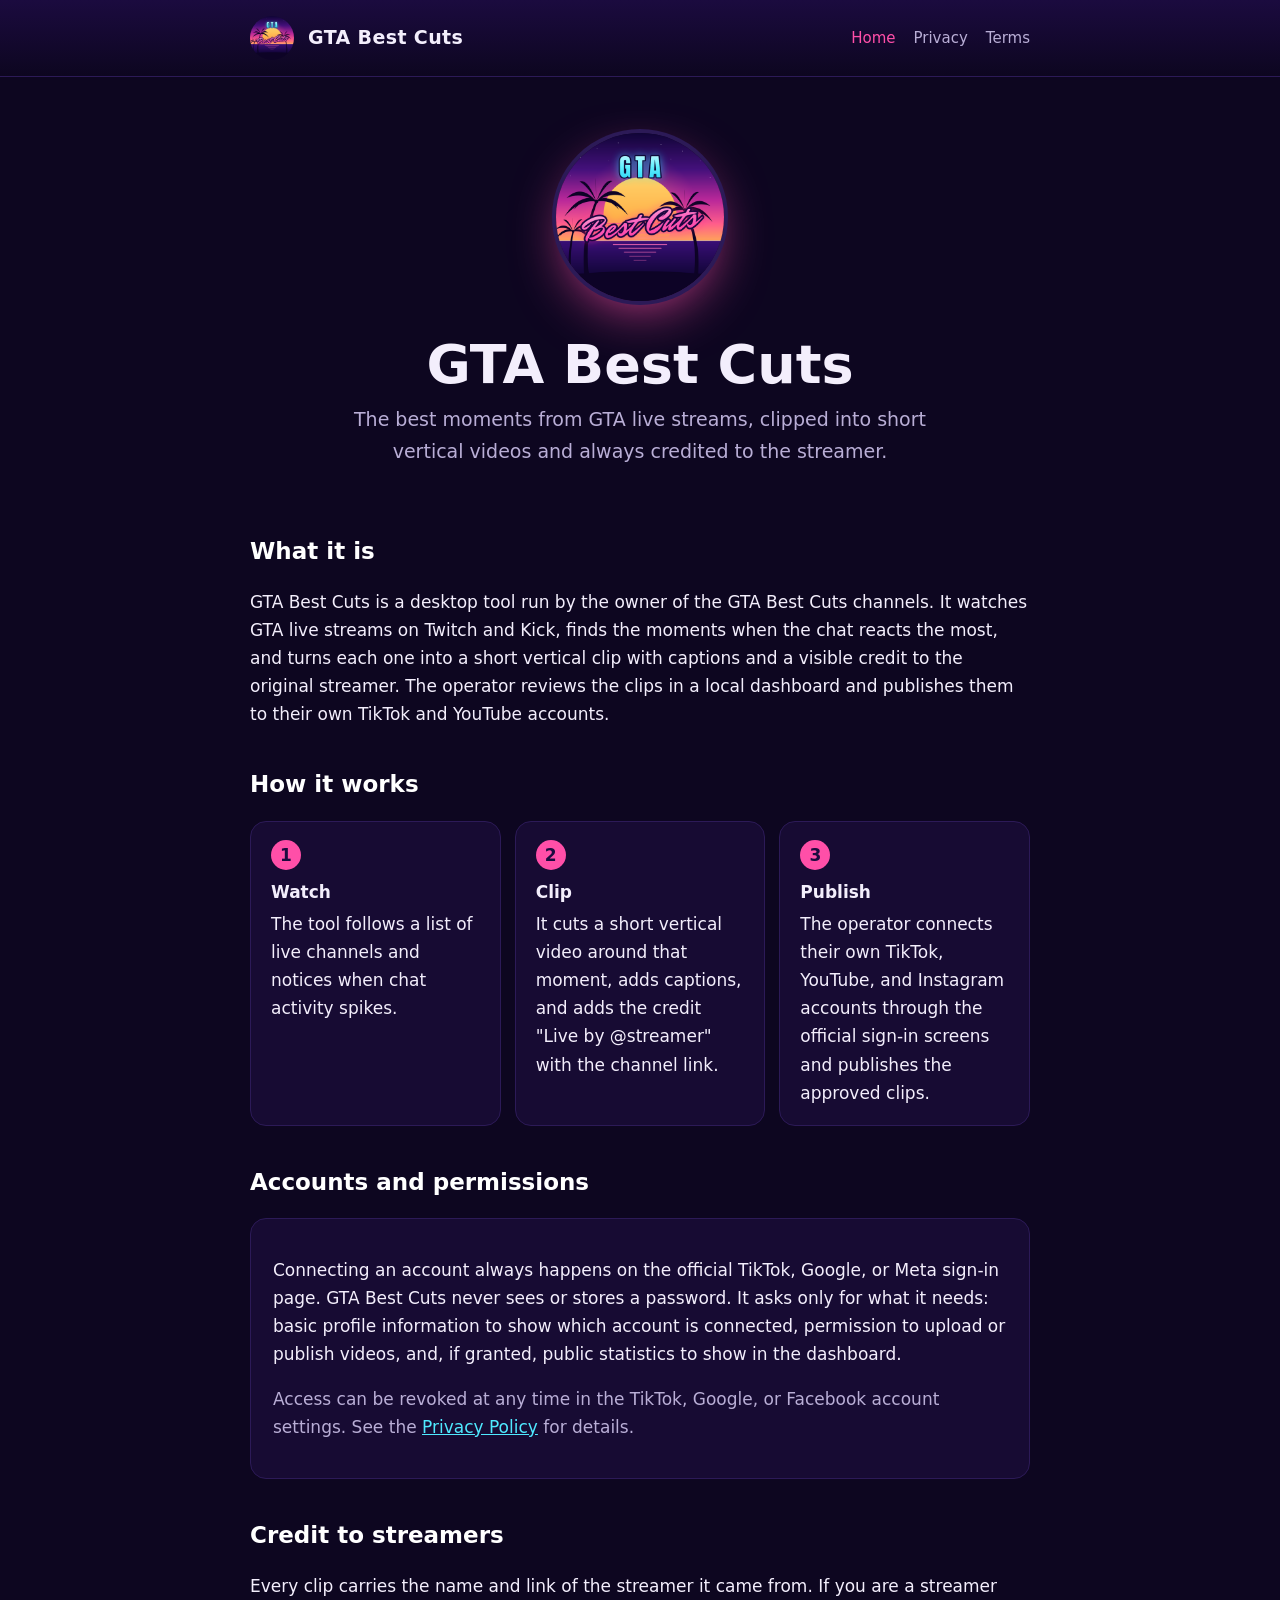
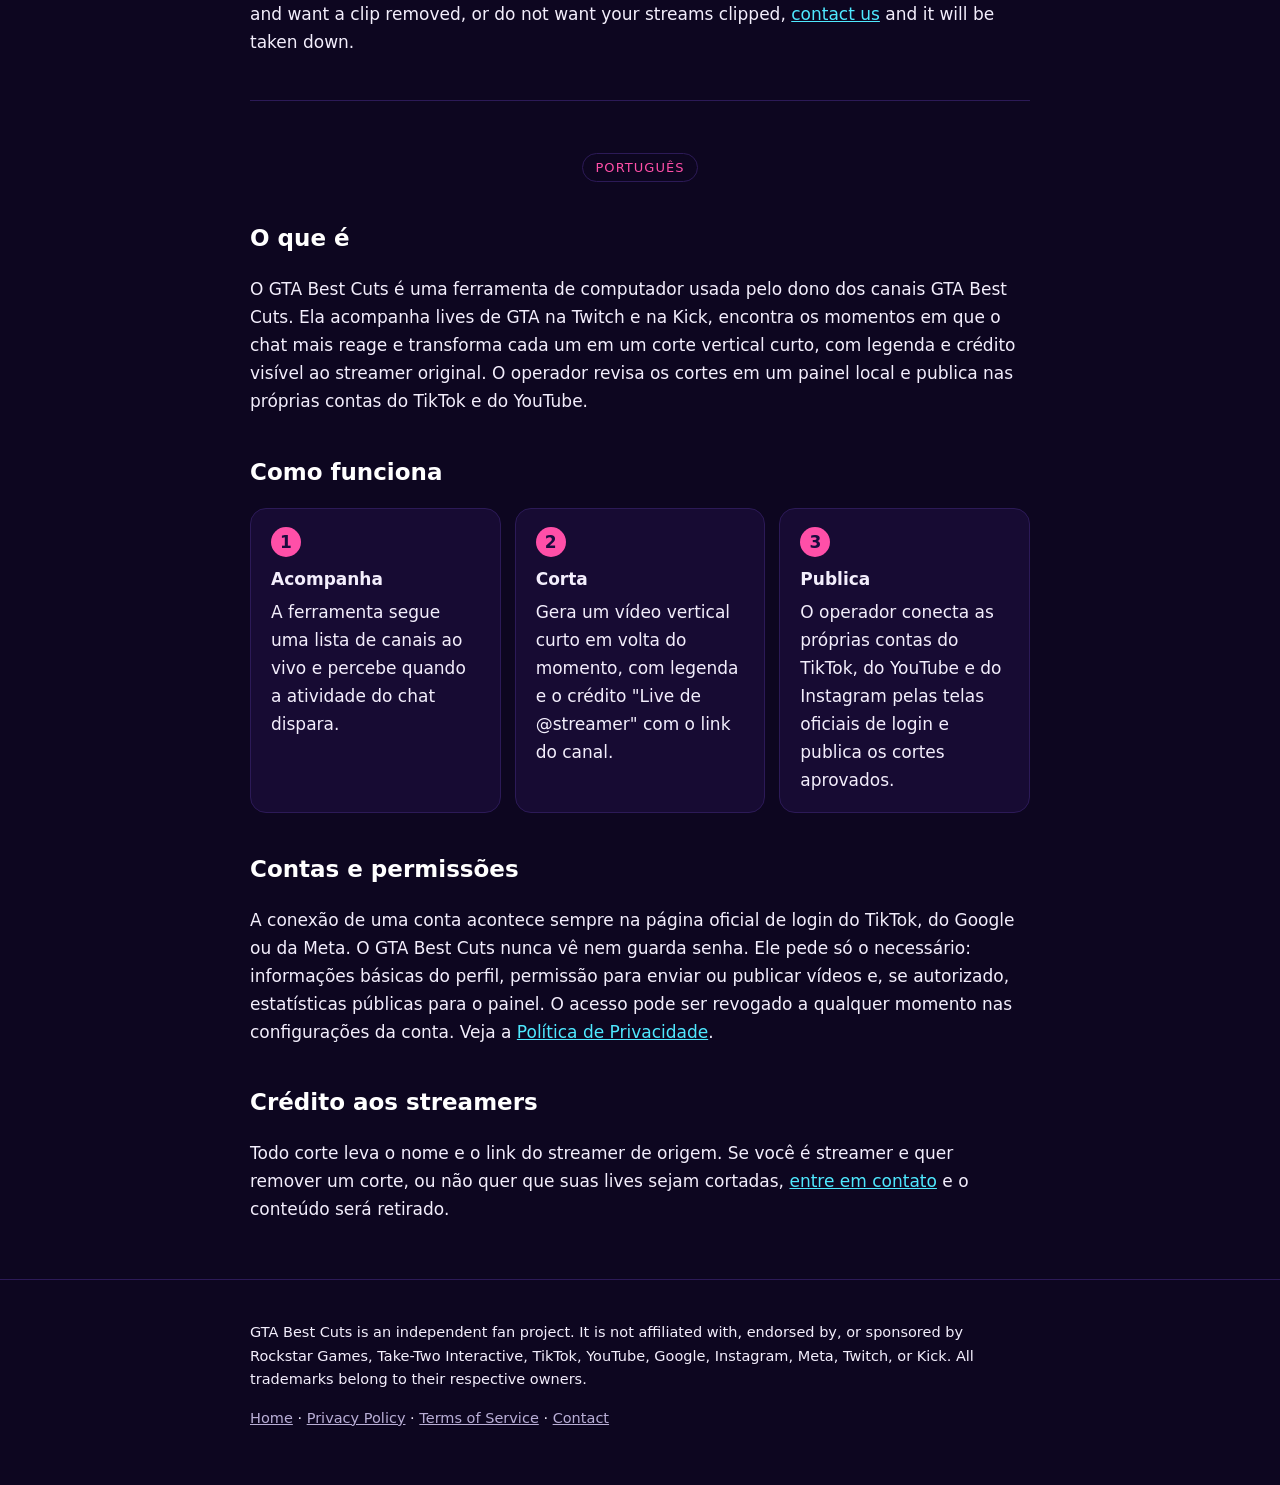
<file: index.html>
<!doctype html>
<html lang="en">
<head>
<meta charset="utf-8">
<meta name="viewport" content="width=device-width, initial-scale=1">
<title>GTA Best Cuts</title>
<meta name="description" content="GTA Best Cuts turns the best moments of GTA live streams into short, credited clips for TikTok, YouTube, and Instagram.">
<link rel="icon" type="image/png" href="assets/favicon.png">
<link rel="stylesheet" href="assets/style.css">
</head>
<body>
<header class="site"><div class="wrap">
<a href=""><img src="assets/logo.png" alt="GTA Best Cuts logo" width="44" height="44"></a>
<a class="name" href="">GTA Best Cuts</a>
<nav><a href="" aria-current="page">Home</a><a href="privacy/">Privacy</a><a href="terms/">Terms</a></nav>
</div></header>
<main class="wrap">

<section class="hero">
<img src="assets/logo.png" alt="GTA Best Cuts" width="168" height="168">
<h1>GTA Best Cuts</h1>
<p>The best moments from GTA live streams, clipped into short vertical videos and always credited to the streamer.</p>
</section>

<h2>What it is</h2>
<p>GTA Best Cuts is a desktop tool run by the owner of the GTA Best Cuts channels. It watches GTA live streams on Twitch and Kick, finds the moments when the chat reacts the most, and turns each one into a short vertical clip with captions and a visible credit to the original streamer. The operator reviews the clips in a local dashboard and publishes them to their own TikTok and YouTube accounts.</p>

<h2>How it works</h2>
<ol class="steps">
<li><b>Watch</b>The tool follows a list of live channels and notices when chat activity spikes.</li>
<li><b>Clip</b>It cuts a short vertical video around that moment, adds captions, and adds the credit "Live by @streamer" with the channel link.</li>
<li><b>Publish</b>The operator connects their own TikTok, YouTube, and Instagram accounts through the official sign-in screens and publishes the approved clips.</li>
</ol>

<h2>Accounts and permissions</h2>
<div class="card">
<p>Connecting an account always happens on the official TikTok, Google, or Meta sign-in page. GTA Best Cuts never sees or stores a password. It asks only for what it needs: basic profile information to show which account is connected, permission to upload or publish videos, and, if granted, public statistics to show in the dashboard.</p>
<p class="muted">Access can be revoked at any time in the TikTok, Google, or Facebook account settings. See the <a href="privacy/">Privacy Policy</a> for details.</p>
</div>

<h2>Credit to streamers</h2>
<p>Every clip carries the name and link of the streamer it came from. If you are a streamer and want a clip removed, or do not want your streams clipped, <a href="https://github.com/w7b/gta-best-cuts/issues">contact us</a> and it will be taken down.</p>

<hr>
<p class="center"><span class="lang">Português</span></p>
<h2>O que é</h2>
<p>O GTA Best Cuts é uma ferramenta de computador usada pelo dono dos canais GTA Best Cuts. Ela acompanha lives de GTA na Twitch e na Kick, encontra os momentos em que o chat mais reage e transforma cada um em um corte vertical curto, com legenda e crédito visível ao streamer original. O operador revisa os cortes em um painel local e publica nas próprias contas do TikTok e do YouTube.</p>
<h2>Como funciona</h2>
<ol class="steps">
<li><b>Acompanha</b>A ferramenta segue uma lista de canais ao vivo e percebe quando a atividade do chat dispara.</li>
<li><b>Corta</b>Gera um vídeo vertical curto em volta do momento, com legenda e o crédito "Live de @streamer" com o link do canal.</li>
<li><b>Publica</b>O operador conecta as próprias contas do TikTok, do YouTube e do Instagram pelas telas oficiais de login e publica os cortes aprovados.</li>
</ol>
<h2>Contas e permissões</h2>
<p>A conexão de uma conta acontece sempre na página oficial de login do TikTok, do Google ou da Meta. O GTA Best Cuts nunca vê nem guarda senha. Ele pede só o necessário: informações básicas do perfil, permissão para enviar ou publicar vídeos e, se autorizado, estatísticas públicas para o painel. O acesso pode ser revogado a qualquer momento nas configurações da conta. Veja a <a href="privacy/">Política de Privacidade</a>.</p>
<h2>Crédito aos streamers</h2>
<p>Todo corte leva o nome e o link do streamer de origem. Se você é streamer e quer remover um corte, ou não quer que suas lives sejam cortadas, <a href="https://github.com/w7b/gta-best-cuts/issues">entre em contato</a> e o conteúdo será retirado.</p>

</main>
<footer><div class="wrap">
<p>GTA Best Cuts is an independent fan project. It is not affiliated with, endorsed by, or sponsored by Rockstar Games, Take-Two Interactive, TikTok, YouTube, Google, Instagram, Meta, Twitch, or Kick. All trademarks belong to their respective owners.</p>
<p><a href="">Home</a> · <a href="privacy/">Privacy Policy</a> · <a href="terms/">Terms of Service</a> · <a href="https://github.com/w7b/gta-best-cuts/issues">Contact</a></p>
</div></footer>
</body>
</html>
</file>
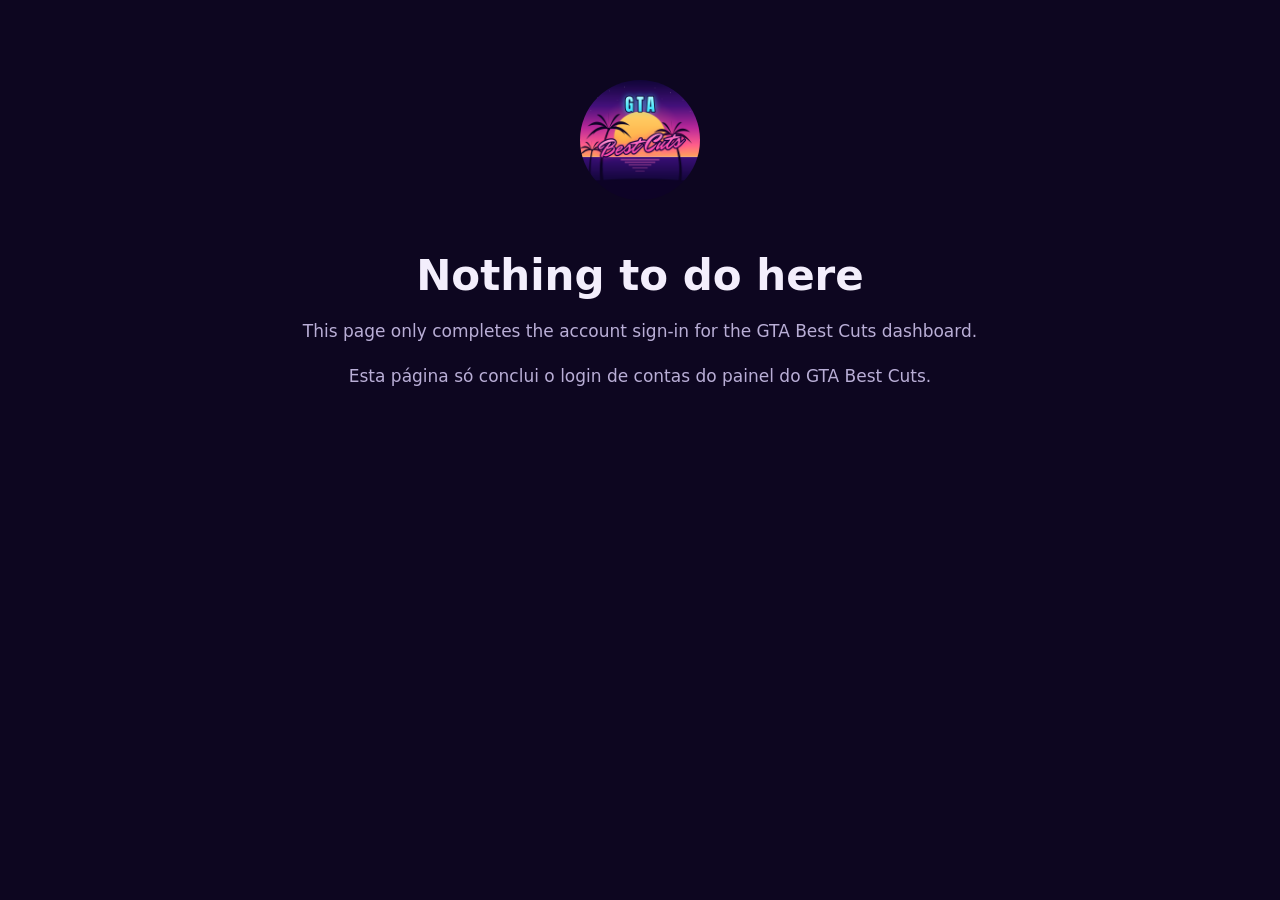
<file: callback/index.html>
<!doctype html>
<html lang="en">
<head>
<meta charset="utf-8">
<meta name="viewport" content="width=device-width, initial-scale=1">
<meta name="robots" content="noindex">
<meta name="referrer" content="no-referrer">
<title>Connecting · GTA Best Cuts</title>
<link rel="icon" type="image/png" href="../assets/favicon.png">
<link rel="stylesheet" href="../assets/style.css">
</head>
<body>
<main class="wrap center" style="padding-top:80px">
<img src="../assets/logo.png" alt="GTA Best Cuts" width="120" height="120" style="border-radius:50%">
<h1 id="title">Connecting…</h1>
<p id="msg" class="muted">Finishing the sign-in and returning to the GTA Best Cuts dashboard on this computer.</p>
<p id="pt" class="muted">Concluindo o login e voltando ao painel do GTA Best Cuts neste computador.</p>
<p><a id="go" href="#" hidden>Continue to the dashboard · Continuar para o painel</a></p>
</main>
<script>
(function () {
  var LOCAL = 'http://127.0.0.1:8765/oauth/tiktok/callback';
  var q = window.location.search || '';
  var p = new URLSearchParams(q);
  var title = document.getElementById('title'), msg = document.getElementById('msg'), pt = document.getElementById('pt'), go = document.getElementById('go');
  if (p.has('code') || p.has('error')) {
    var target = LOCAL + q;
    go.href = target; go.hidden = false;
    window.location.replace(target);
    setTimeout(function () {
      title.textContent = 'Open the dashboard';
      msg.textContent = 'If nothing happened, make sure the GTA Best Cuts dashboard is running on this computer and use the link below.';
      pt.textContent = 'Se nada aconteceu, confira se o painel do GTA Best Cuts está aberto neste computador e use o link abaixo.';
    }, 2500);
  } else {
    title.textContent = 'Nothing to do here';
    msg.textContent = 'This page only completes the account sign-in for the GTA Best Cuts dashboard.';
    pt.textContent = 'Esta página só conclui o login de contas do painel do GTA Best Cuts.';
  }
})();
</script>
</body>
</html>
</file>
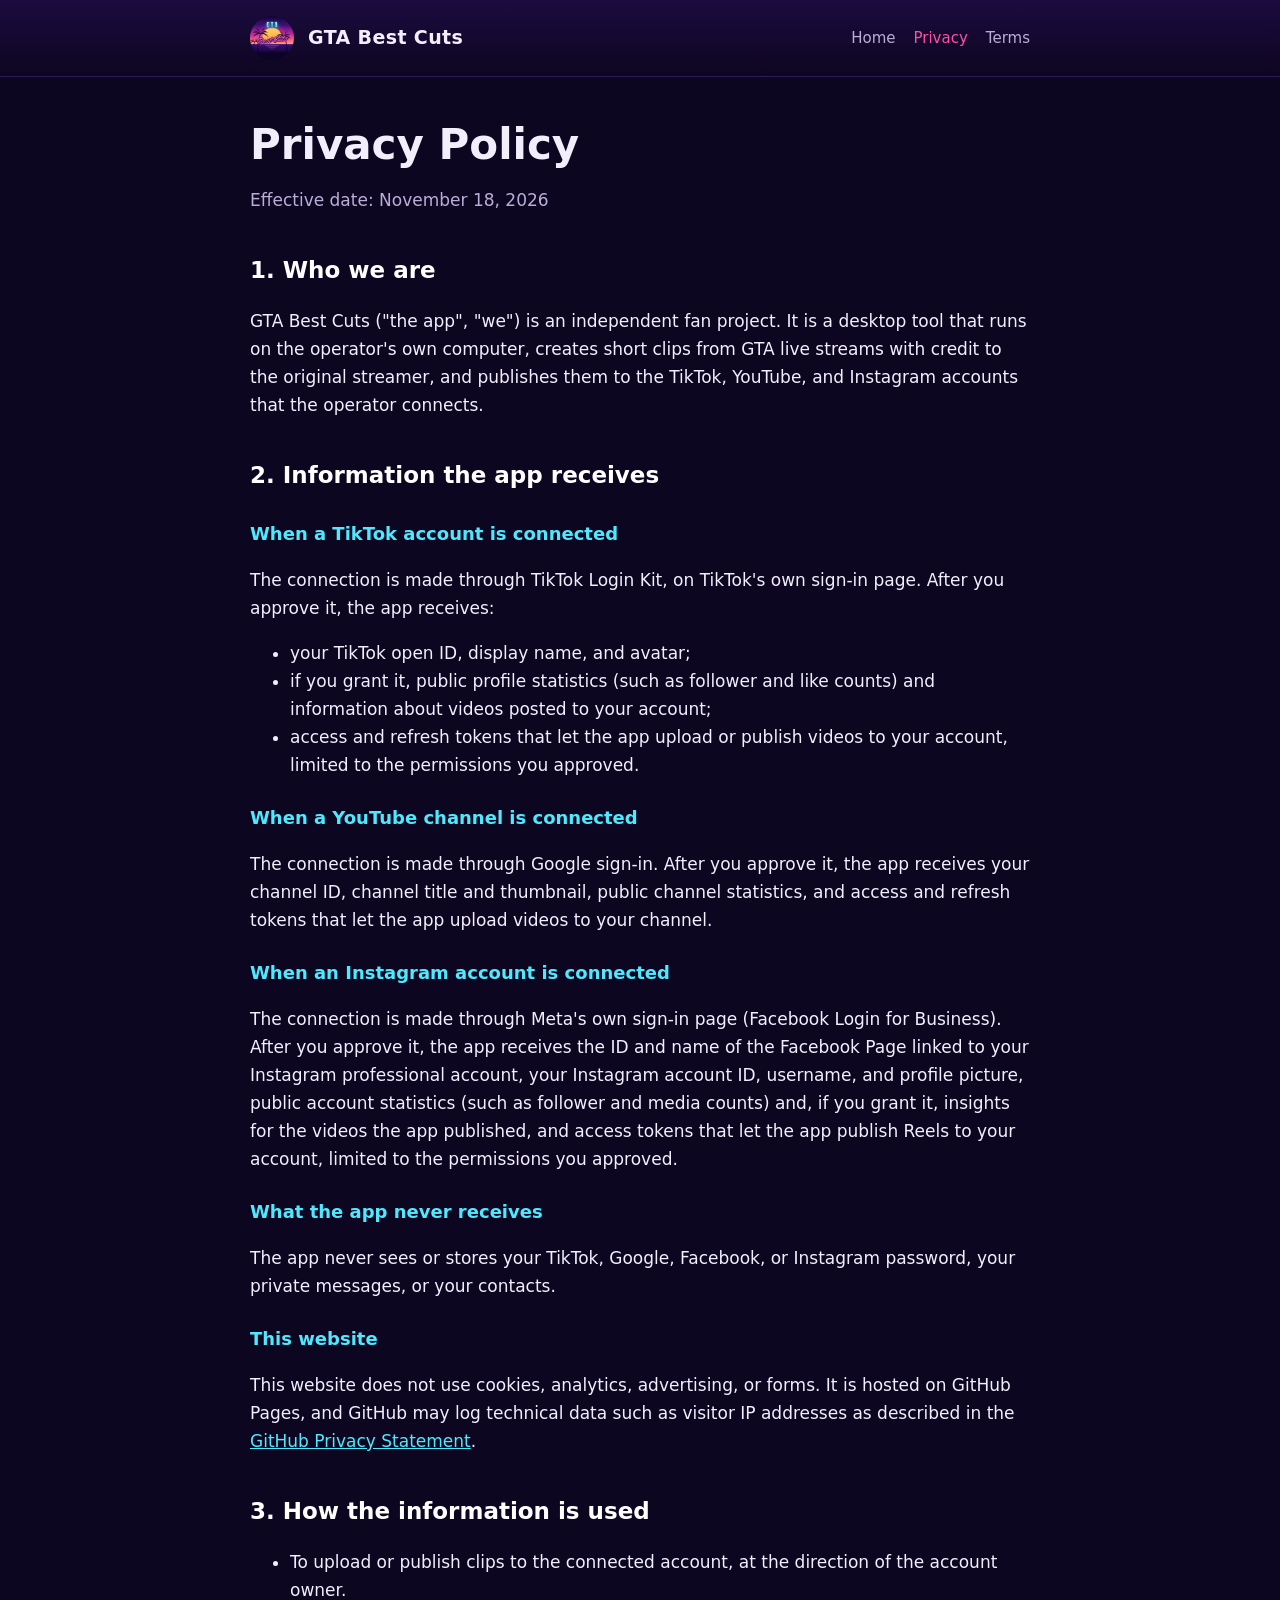
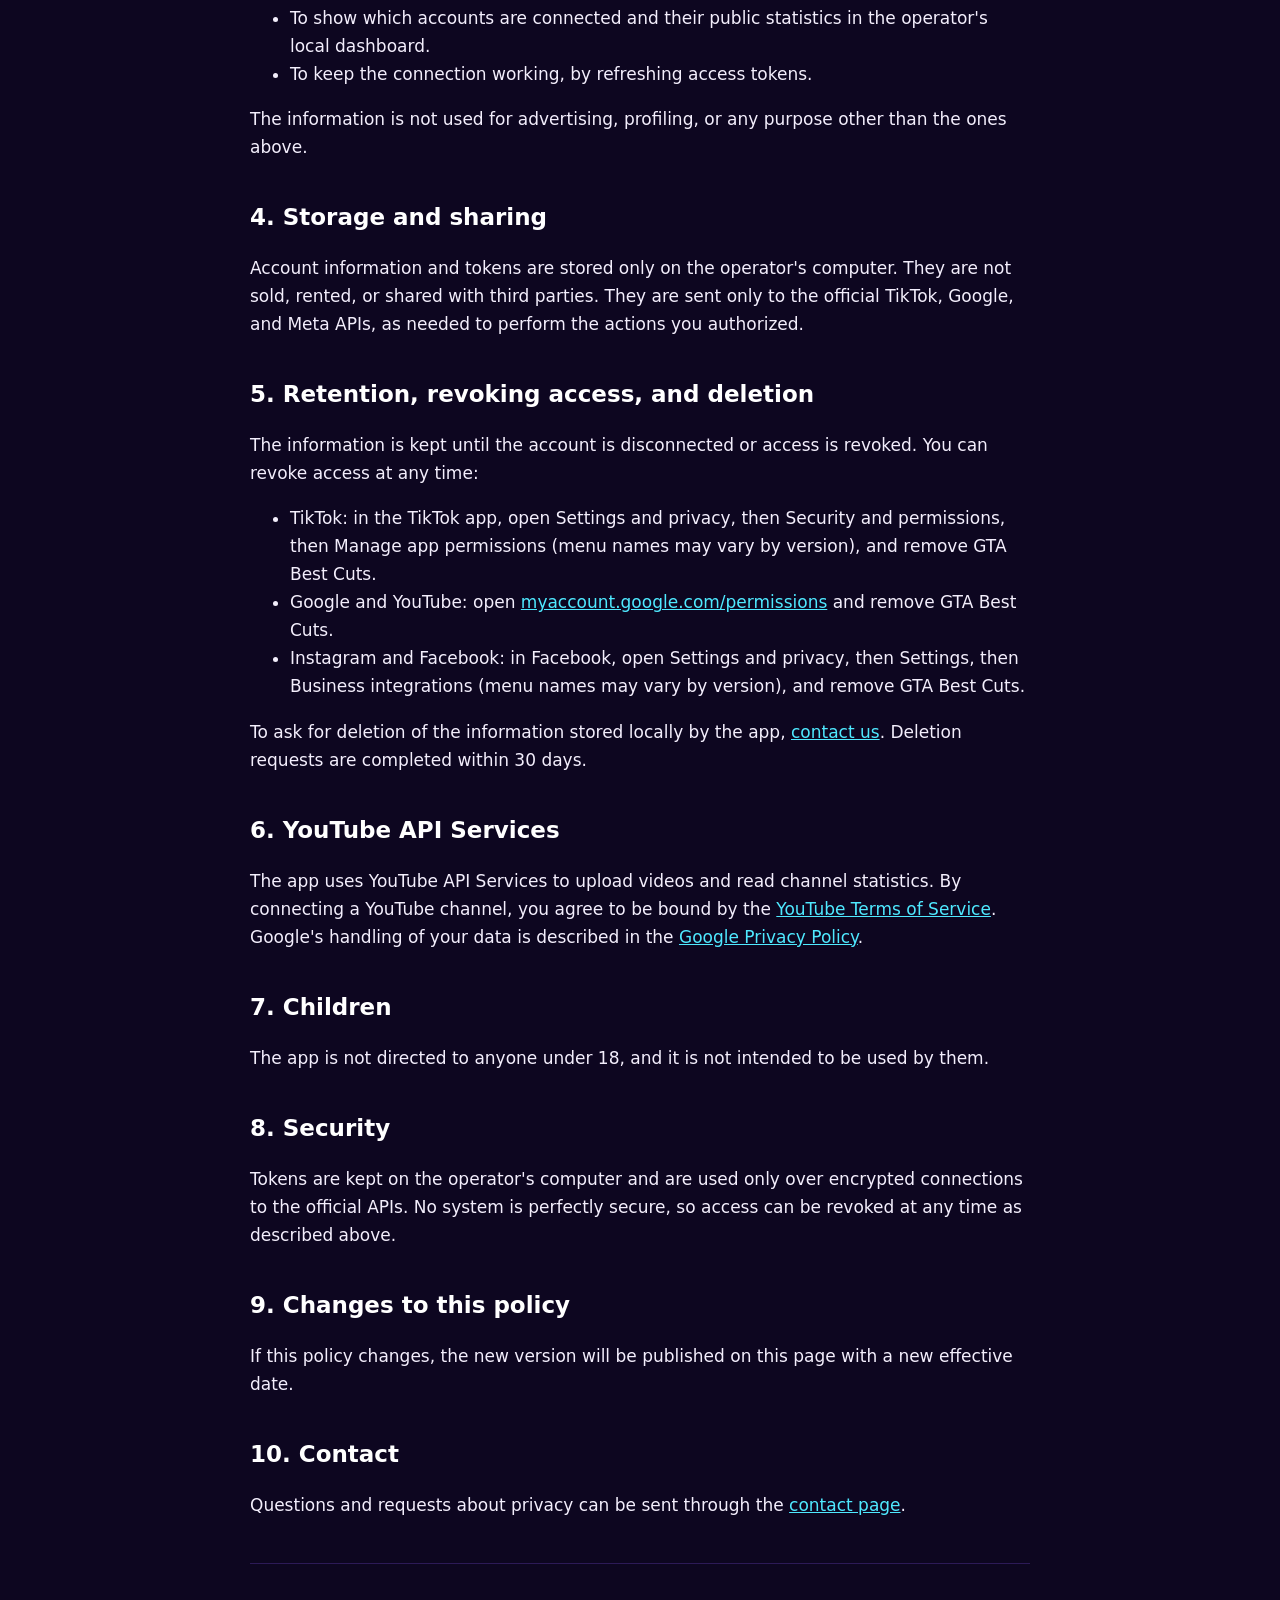
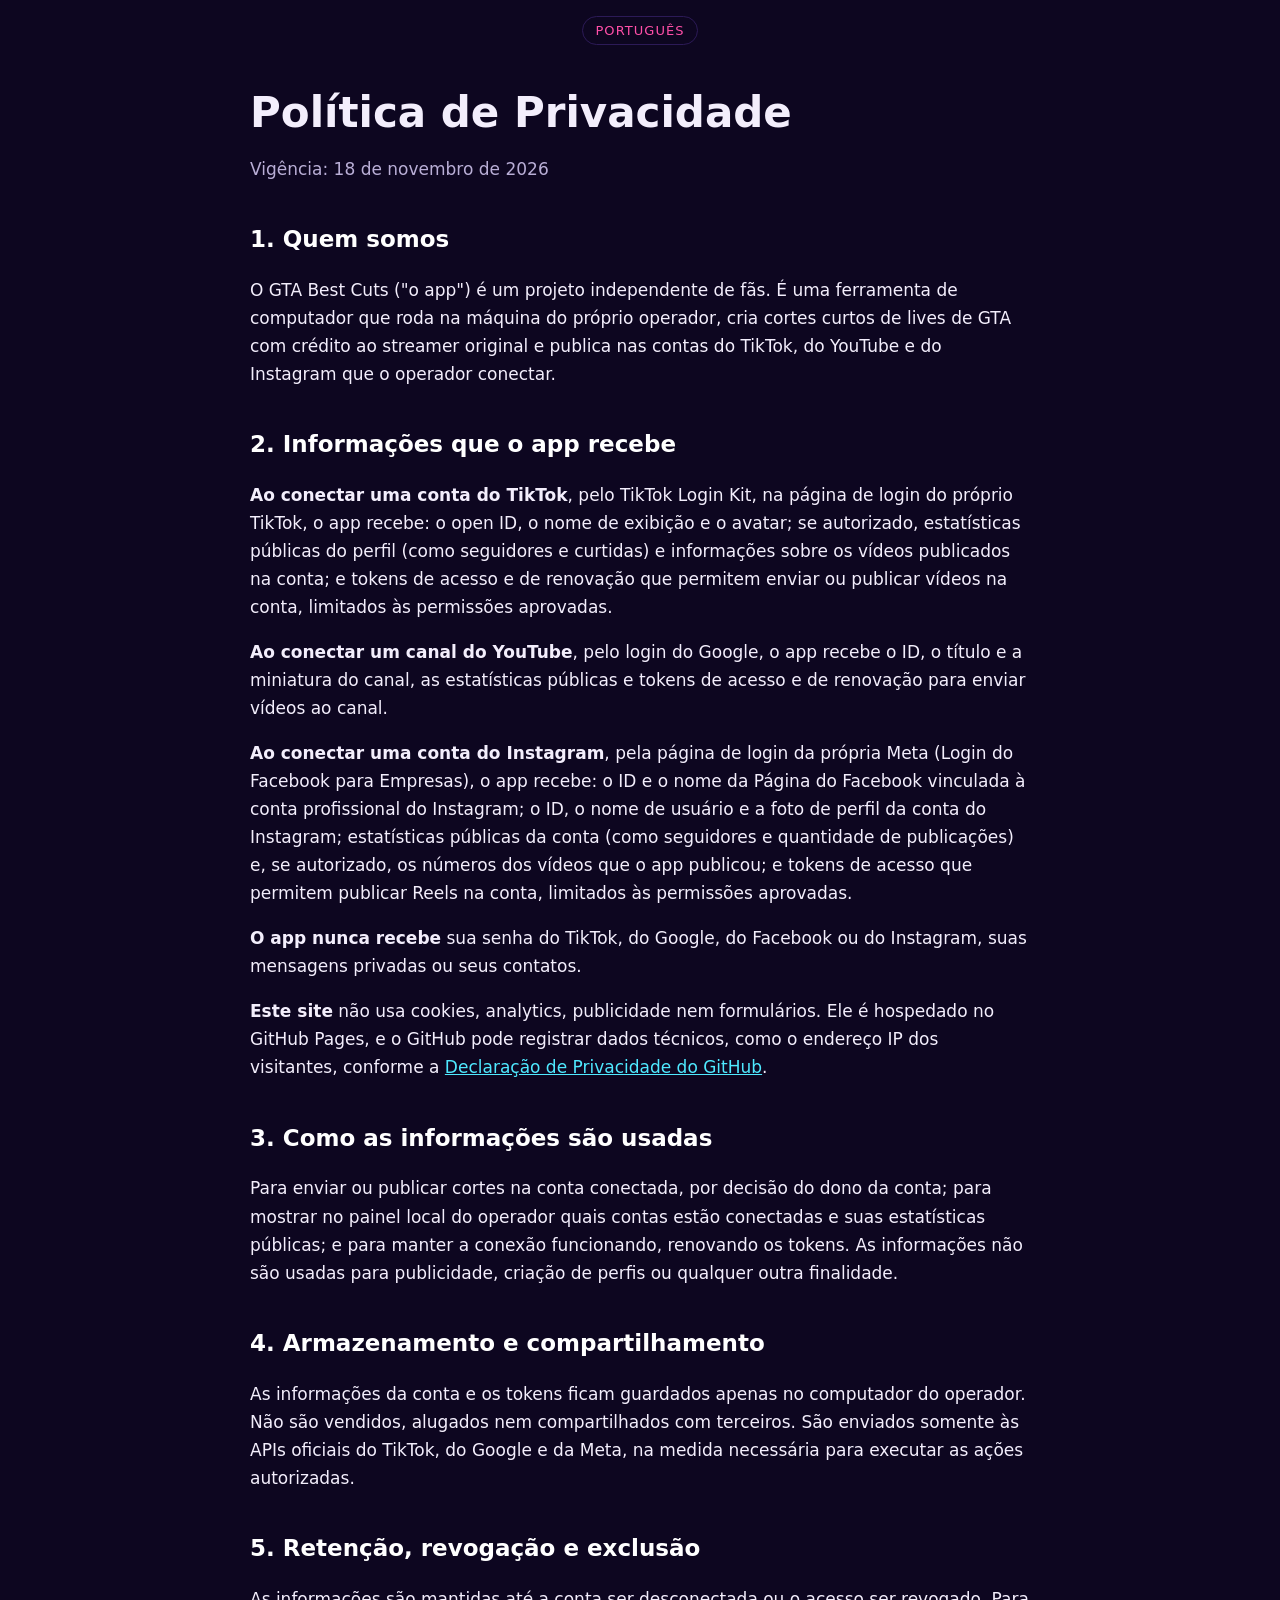
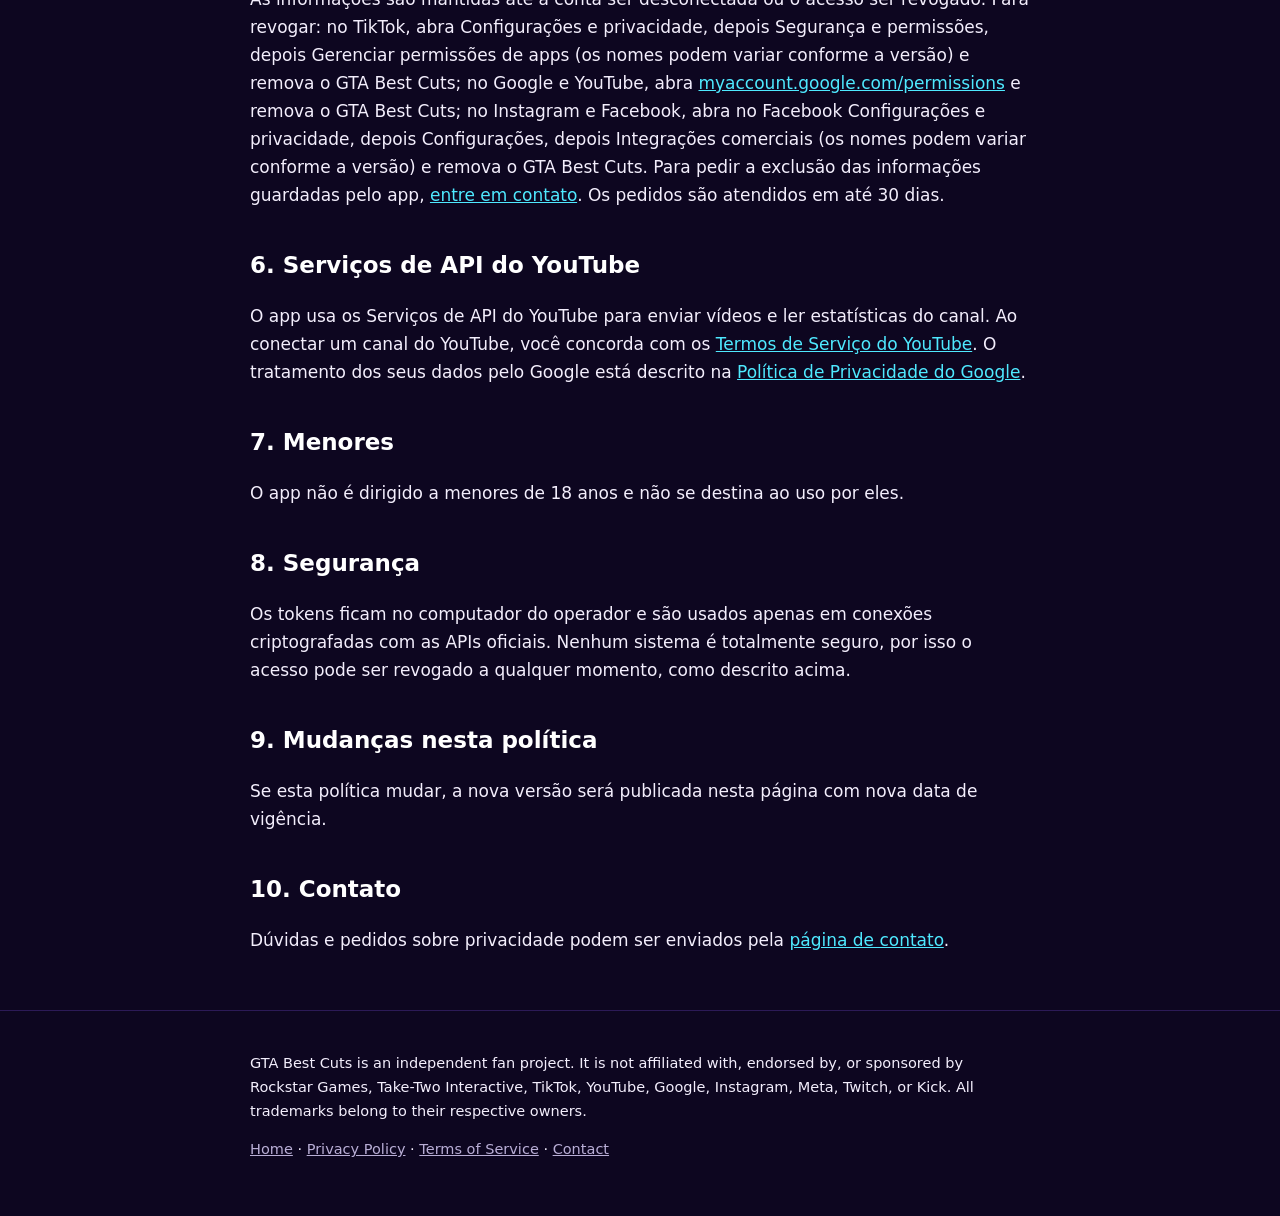
<file: privacy/index.html>
<!doctype html>
<html lang="en">
<head>
<meta charset="utf-8">
<meta name="viewport" content="width=device-width, initial-scale=1">
<title>Privacy Policy · GTA Best Cuts</title>
<meta name="description" content="Privacy Policy of the GTA Best Cuts app.">
<link rel="icon" type="image/png" href="../assets/favicon.png">
<link rel="stylesheet" href="../assets/style.css">
</head>
<body>
<header class="site"><div class="wrap">
<a href="../"><img src="../assets/logo.png" alt="GTA Best Cuts logo" width="44" height="44"></a>
<a class="name" href="../">GTA Best Cuts</a>
<nav><a href="../">Home</a><a href="../privacy/" aria-current="page">Privacy</a><a href="../terms/">Terms</a></nav>
</div></header>
<main class="wrap">

<h1>Privacy Policy</h1>
<p class="muted">Effective date: November 18, 2026</p>

<h2>1. Who we are</h2>
<p>GTA Best Cuts ("the app", "we") is an independent fan project. It is a desktop tool that runs on the operator's own computer, creates short clips from GTA live streams with credit to the original streamer, and publishes them to the TikTok, YouTube, and Instagram accounts that the operator connects.</p>

<h2>2. Information the app receives</h2>
<h3>When a TikTok account is connected</h3>
<p>The connection is made through TikTok Login Kit, on TikTok's own sign-in page. After you approve it, the app receives:</p>
<ul>
<li>your TikTok open ID, display name, and avatar;</li>
<li>if you grant it, public profile statistics (such as follower and like counts) and information about videos posted to your account;</li>
<li>access and refresh tokens that let the app upload or publish videos to your account, limited to the permissions you approved.</li>
</ul>
<h3>When a YouTube channel is connected</h3>
<p>The connection is made through Google sign-in. After you approve it, the app receives your channel ID, channel title and thumbnail, public channel statistics, and access and refresh tokens that let the app upload videos to your channel.</p>
<h3>When an Instagram account is connected</h3>
<p>The connection is made through Meta's own sign-in page (Facebook Login for Business). After you approve it, the app receives the ID and name of the Facebook Page linked to your Instagram professional account, your Instagram account ID, username, and profile picture, public account statistics (such as follower and media counts) and, if you grant it, insights for the videos the app published, and access tokens that let the app publish Reels to your account, limited to the permissions you approved.</p>
<h3>What the app never receives</h3>
<p>The app never sees or stores your TikTok, Google, Facebook, or Instagram password, your private messages, or your contacts.</p>
<h3>This website</h3>
<p>This website does not use cookies, analytics, advertising, or forms. It is hosted on GitHub Pages, and GitHub may log technical data such as visitor IP addresses as described in the <a href="https://docs.github.com/en/site-policy/privacy-policies/github-general-privacy-statement">GitHub Privacy Statement</a>.</p>

<h2>3. How the information is used</h2>
<ul>
<li>To upload or publish clips to the connected account, at the direction of the account owner.</li>
<li>To show which accounts are connected and their public statistics in the operator's local dashboard.</li>
<li>To keep the connection working, by refreshing access tokens.</li>
</ul>
<p>The information is not used for advertising, profiling, or any purpose other than the ones above.</p>

<h2>4. Storage and sharing</h2>
<p>Account information and tokens are stored only on the operator's computer. They are not sold, rented, or shared with third parties. They are sent only to the official TikTok, Google, and Meta APIs, as needed to perform the actions you authorized.</p>

<h2>5. Retention, revoking access, and deletion</h2>
<p>The information is kept until the account is disconnected or access is revoked. You can revoke access at any time:</p>
<ul>
<li>TikTok: in the TikTok app, open Settings and privacy, then Security and permissions, then Manage app permissions (menu names may vary by version), and remove GTA Best Cuts.</li>
<li>Google and YouTube: open <a href="https://myaccount.google.com/permissions">myaccount.google.com/permissions</a> and remove GTA Best Cuts.</li>
<li>Instagram and Facebook: in Facebook, open Settings and privacy, then Settings, then Business integrations (menu names may vary by version), and remove GTA Best Cuts.</li>
</ul>
<p>To ask for deletion of the information stored locally by the app, <a href="https://github.com/w7b/gta-best-cuts/issues">contact us</a>. Deletion requests are completed within 30 days.</p>

<h2>6. YouTube API Services</h2>
<p>The app uses YouTube API Services to upload videos and read channel statistics. By connecting a YouTube channel, you agree to be bound by the <a href="https://www.youtube.com/t/terms">YouTube Terms of Service</a>. Google's handling of your data is described in the <a href="https://policies.google.com/privacy">Google Privacy Policy</a>.</p>

<h2>7. Children</h2>
<p>The app is not directed to anyone under 18, and it is not intended to be used by them.</p>

<h2>8. Security</h2>
<p>Tokens are kept on the operator's computer and are used only over encrypted connections to the official APIs. No system is perfectly secure, so access can be revoked at any time as described above.</p>

<h2>9. Changes to this policy</h2>
<p>If this policy changes, the new version will be published on this page with a new effective date.</p>

<h2>10. Contact</h2>
<p>Questions and requests about privacy can be sent through the <a href="https://github.com/w7b/gta-best-cuts/issues">contact page</a>.</p>

<hr>
<p class="center"><span class="lang">Português</span></p>
<h1>Política de Privacidade</h1>
<p class="muted">Vigência: 18 de novembro de 2026</p>
<h2>1. Quem somos</h2>
<p>O GTA Best Cuts ("o app") é um projeto independente de fãs. É uma ferramenta de computador que roda na máquina do próprio operador, cria cortes curtos de lives de GTA com crédito ao streamer original e publica nas contas do TikTok, do YouTube e do Instagram que o operador conectar.</p>
<h2>2. Informações que o app recebe</h2>
<p><b>Ao conectar uma conta do TikTok</b>, pelo TikTok Login Kit, na página de login do próprio TikTok, o app recebe: o open ID, o nome de exibição e o avatar; se autorizado, estatísticas públicas do perfil (como seguidores e curtidas) e informações sobre os vídeos publicados na conta; e tokens de acesso e de renovação que permitem enviar ou publicar vídeos na conta, limitados às permissões aprovadas.</p>
<p><b>Ao conectar um canal do YouTube</b>, pelo login do Google, o app recebe o ID, o título e a miniatura do canal, as estatísticas públicas e tokens de acesso e de renovação para enviar vídeos ao canal.</p>
<p><b>Ao conectar uma conta do Instagram</b>, pela página de login da própria Meta (Login do Facebook para Empresas), o app recebe: o ID e o nome da Página do Facebook vinculada à conta profissional do Instagram; o ID, o nome de usuário e a foto de perfil da conta do Instagram; estatísticas públicas da conta (como seguidores e quantidade de publicações) e, se autorizado, os números dos vídeos que o app publicou; e tokens de acesso que permitem publicar Reels na conta, limitados às permissões aprovadas.</p>
<p><b>O app nunca recebe</b> sua senha do TikTok, do Google, do Facebook ou do Instagram, suas mensagens privadas ou seus contatos.</p>
<p><b>Este site</b> não usa cookies, analytics, publicidade nem formulários. Ele é hospedado no GitHub Pages, e o GitHub pode registrar dados técnicos, como o endereço IP dos visitantes, conforme a <a href="https://docs.github.com/pt/site-policy/privacy-policies/github-general-privacy-statement">Declaração de Privacidade do GitHub</a>.</p>
<h2>3. Como as informações são usadas</h2>
<p>Para enviar ou publicar cortes na conta conectada, por decisão do dono da conta; para mostrar no painel local do operador quais contas estão conectadas e suas estatísticas públicas; e para manter a conexão funcionando, renovando os tokens. As informações não são usadas para publicidade, criação de perfis ou qualquer outra finalidade.</p>
<h2>4. Armazenamento e compartilhamento</h2>
<p>As informações da conta e os tokens ficam guardados apenas no computador do operador. Não são vendidos, alugados nem compartilhados com terceiros. São enviados somente às APIs oficiais do TikTok, do Google e da Meta, na medida necessária para executar as ações autorizadas.</p>
<h2>5. Retenção, revogação e exclusão</h2>
<p>As informações são mantidas até a conta ser desconectada ou o acesso ser revogado. Para revogar: no TikTok, abra Configurações e privacidade, depois Segurança e permissões, depois Gerenciar permissões de apps (os nomes podem variar conforme a versão) e remova o GTA Best Cuts; no Google e YouTube, abra <a href="https://myaccount.google.com/permissions">myaccount.google.com/permissions</a> e remova o GTA Best Cuts; no Instagram e Facebook, abra no Facebook Configurações e privacidade, depois Configurações, depois Integrações comerciais (os nomes podem variar conforme a versão) e remova o GTA Best Cuts. Para pedir a exclusão das informações guardadas pelo app, <a href="https://github.com/w7b/gta-best-cuts/issues">entre em contato</a>. Os pedidos são atendidos em até 30 dias.</p>
<h2>6. Serviços de API do YouTube</h2>
<p>O app usa os Serviços de API do YouTube para enviar vídeos e ler estatísticas do canal. Ao conectar um canal do YouTube, você concorda com os <a href="https://www.youtube.com/t/terms">Termos de Serviço do YouTube</a>. O tratamento dos seus dados pelo Google está descrito na <a href="https://policies.google.com/privacy">Política de Privacidade do Google</a>.</p>
<h2>7. Menores</h2>
<p>O app não é dirigido a menores de 18 anos e não se destina ao uso por eles.</p>
<h2>8. Segurança</h2>
<p>Os tokens ficam no computador do operador e são usados apenas em conexões criptografadas com as APIs oficiais. Nenhum sistema é totalmente seguro, por isso o acesso pode ser revogado a qualquer momento, como descrito acima.</p>
<h2>9. Mudanças nesta política</h2>
<p>Se esta política mudar, a nova versão será publicada nesta página com nova data de vigência.</p>
<h2>10. Contato</h2>
<p>Dúvidas e pedidos sobre privacidade podem ser enviados pela <a href="https://github.com/w7b/gta-best-cuts/issues">página de contato</a>.</p>

</main>
<footer><div class="wrap">
<p>GTA Best Cuts is an independent fan project. It is not affiliated with, endorsed by, or sponsored by Rockstar Games, Take-Two Interactive, TikTok, YouTube, Google, Instagram, Meta, Twitch, or Kick. All trademarks belong to their respective owners.</p>
<p><a href="../">Home</a> · <a href="../privacy/">Privacy Policy</a> · <a href="../terms/">Terms of Service</a> · <a href="https://github.com/w7b/gta-best-cuts/issues">Contact</a></p>
</div></footer>
</body>
</html>
</file>
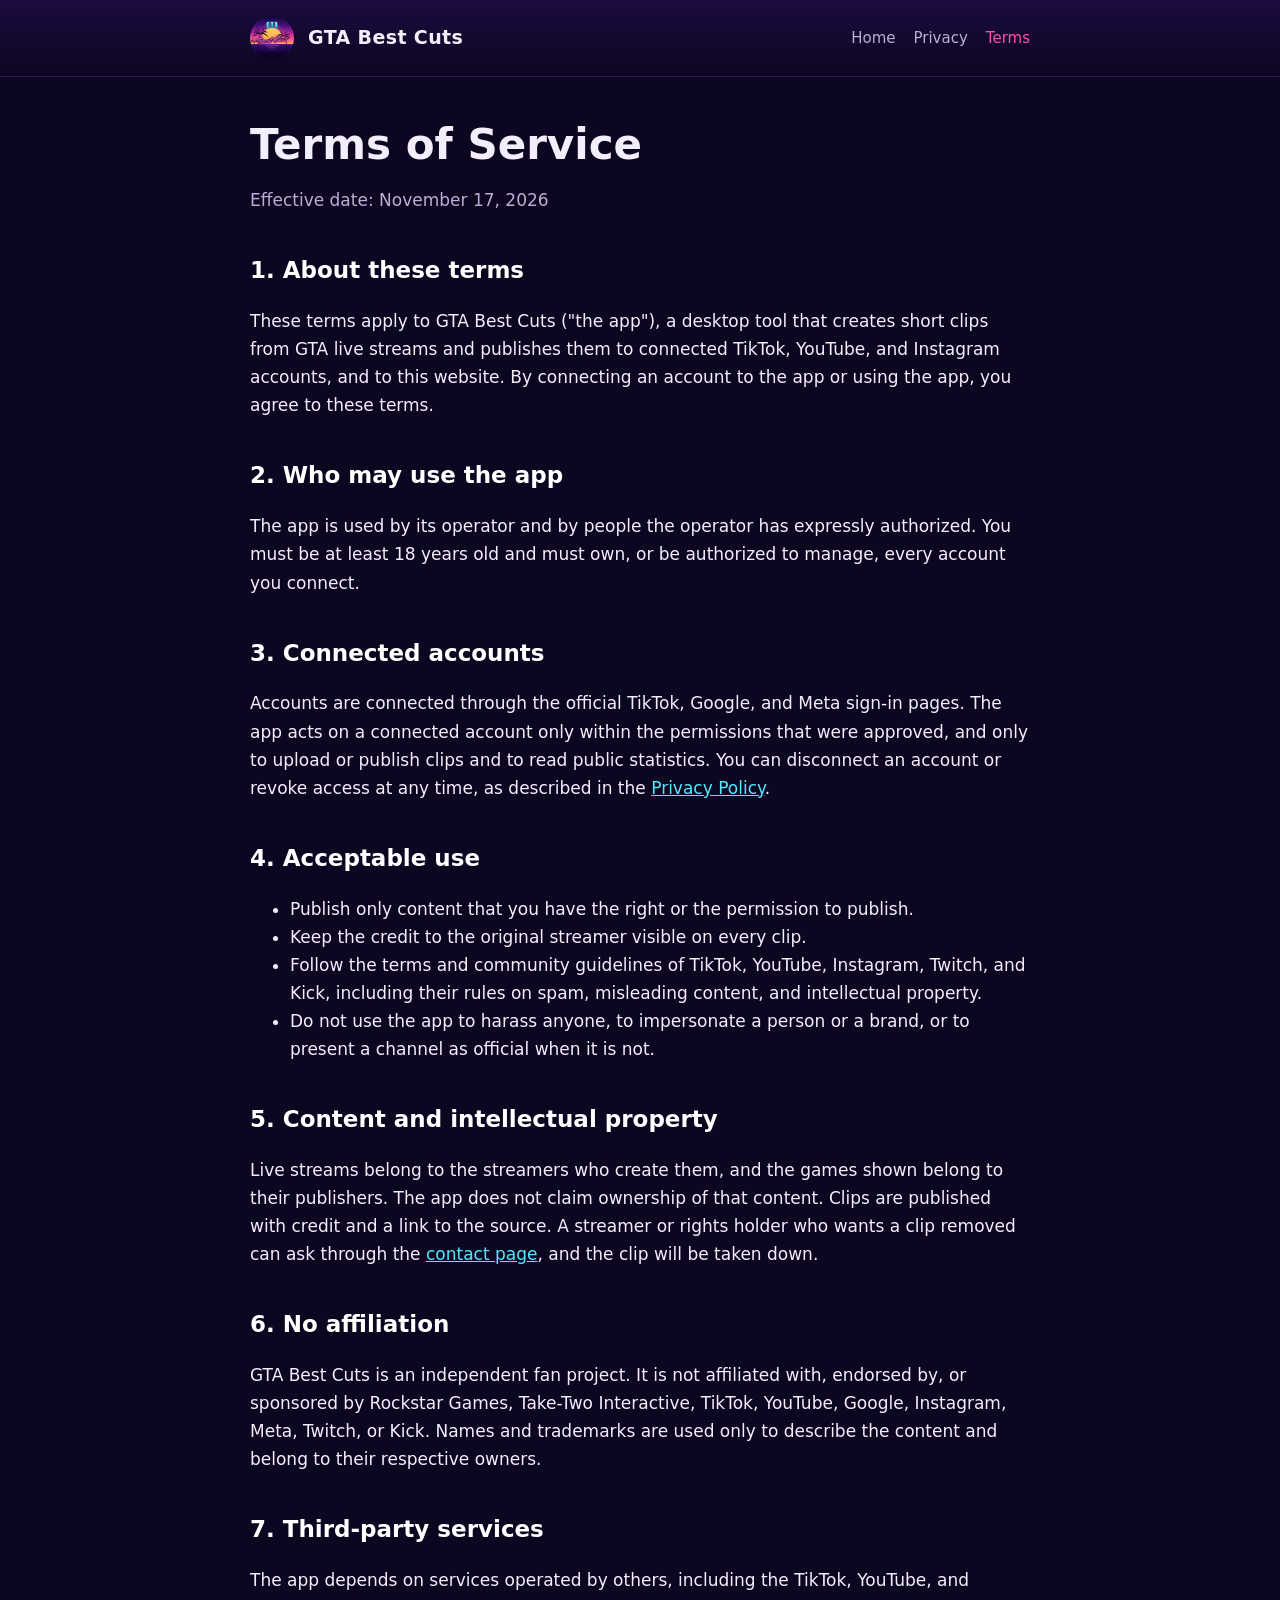
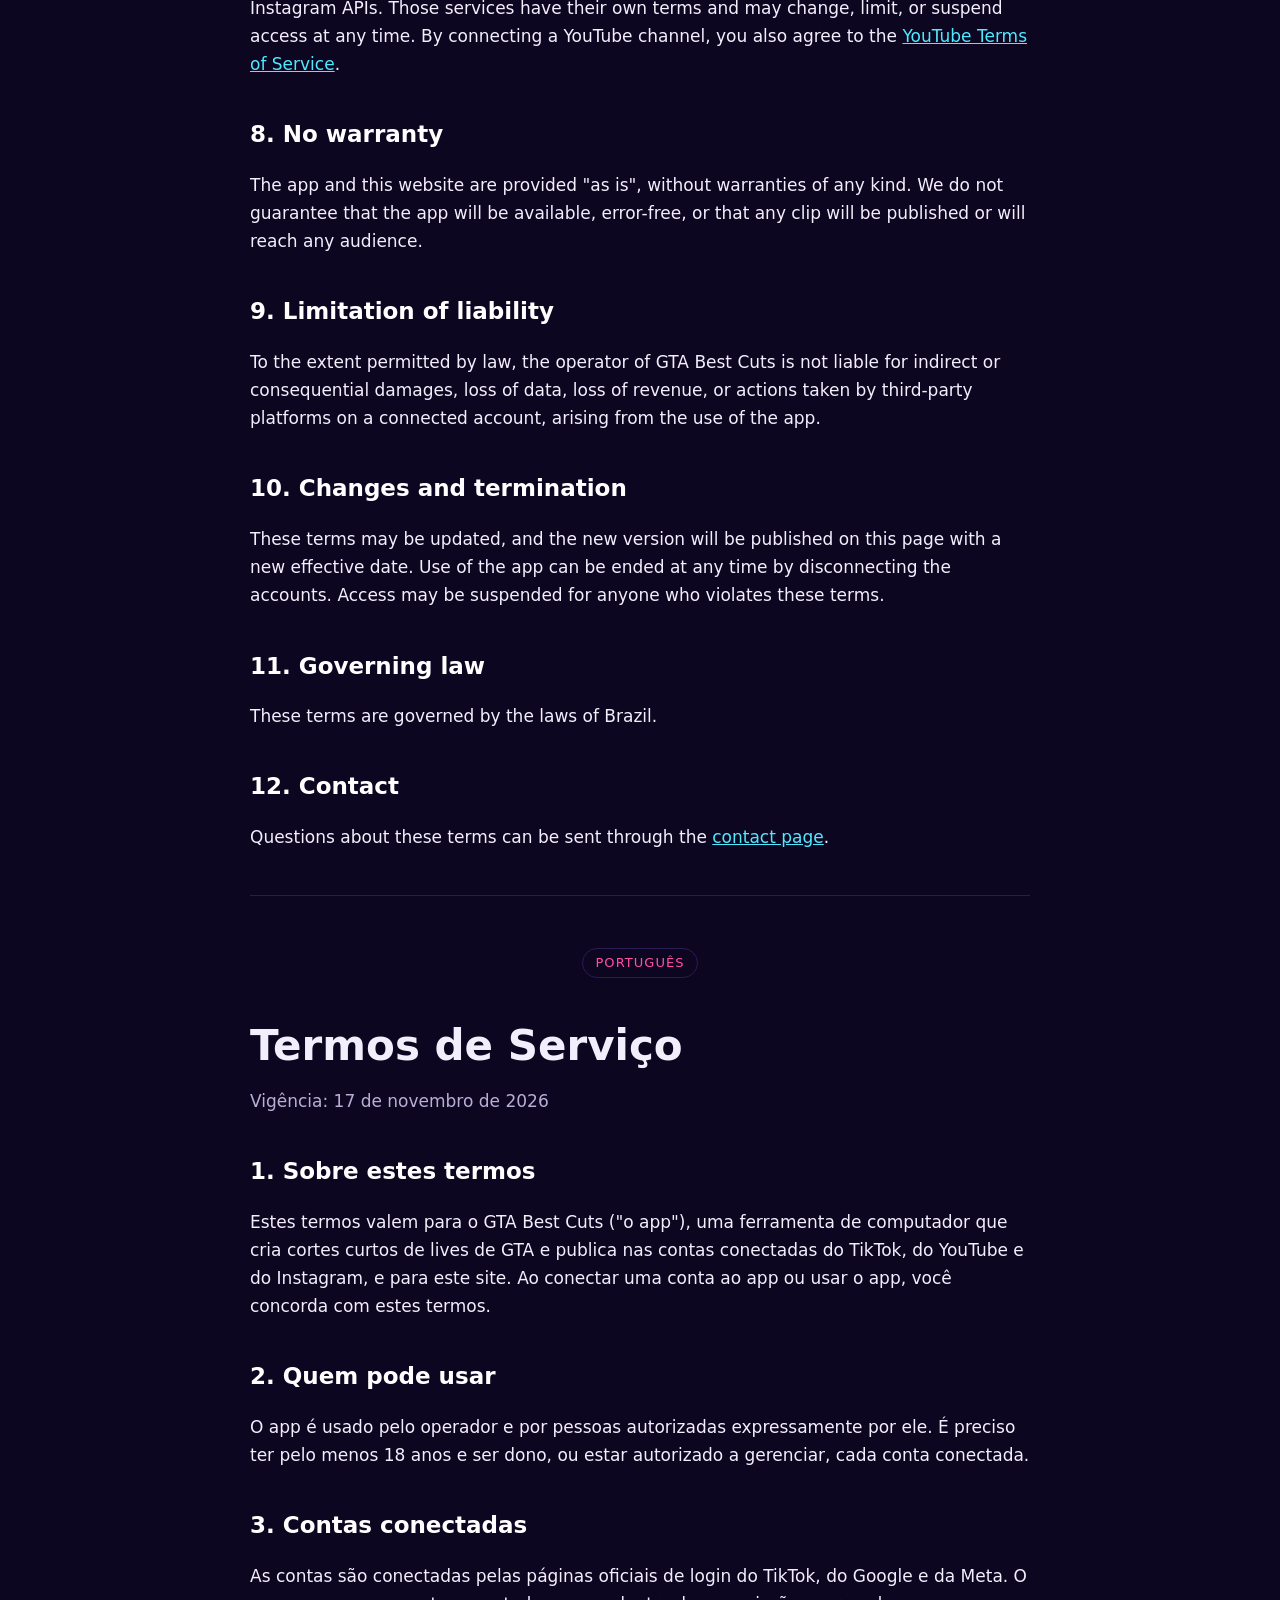
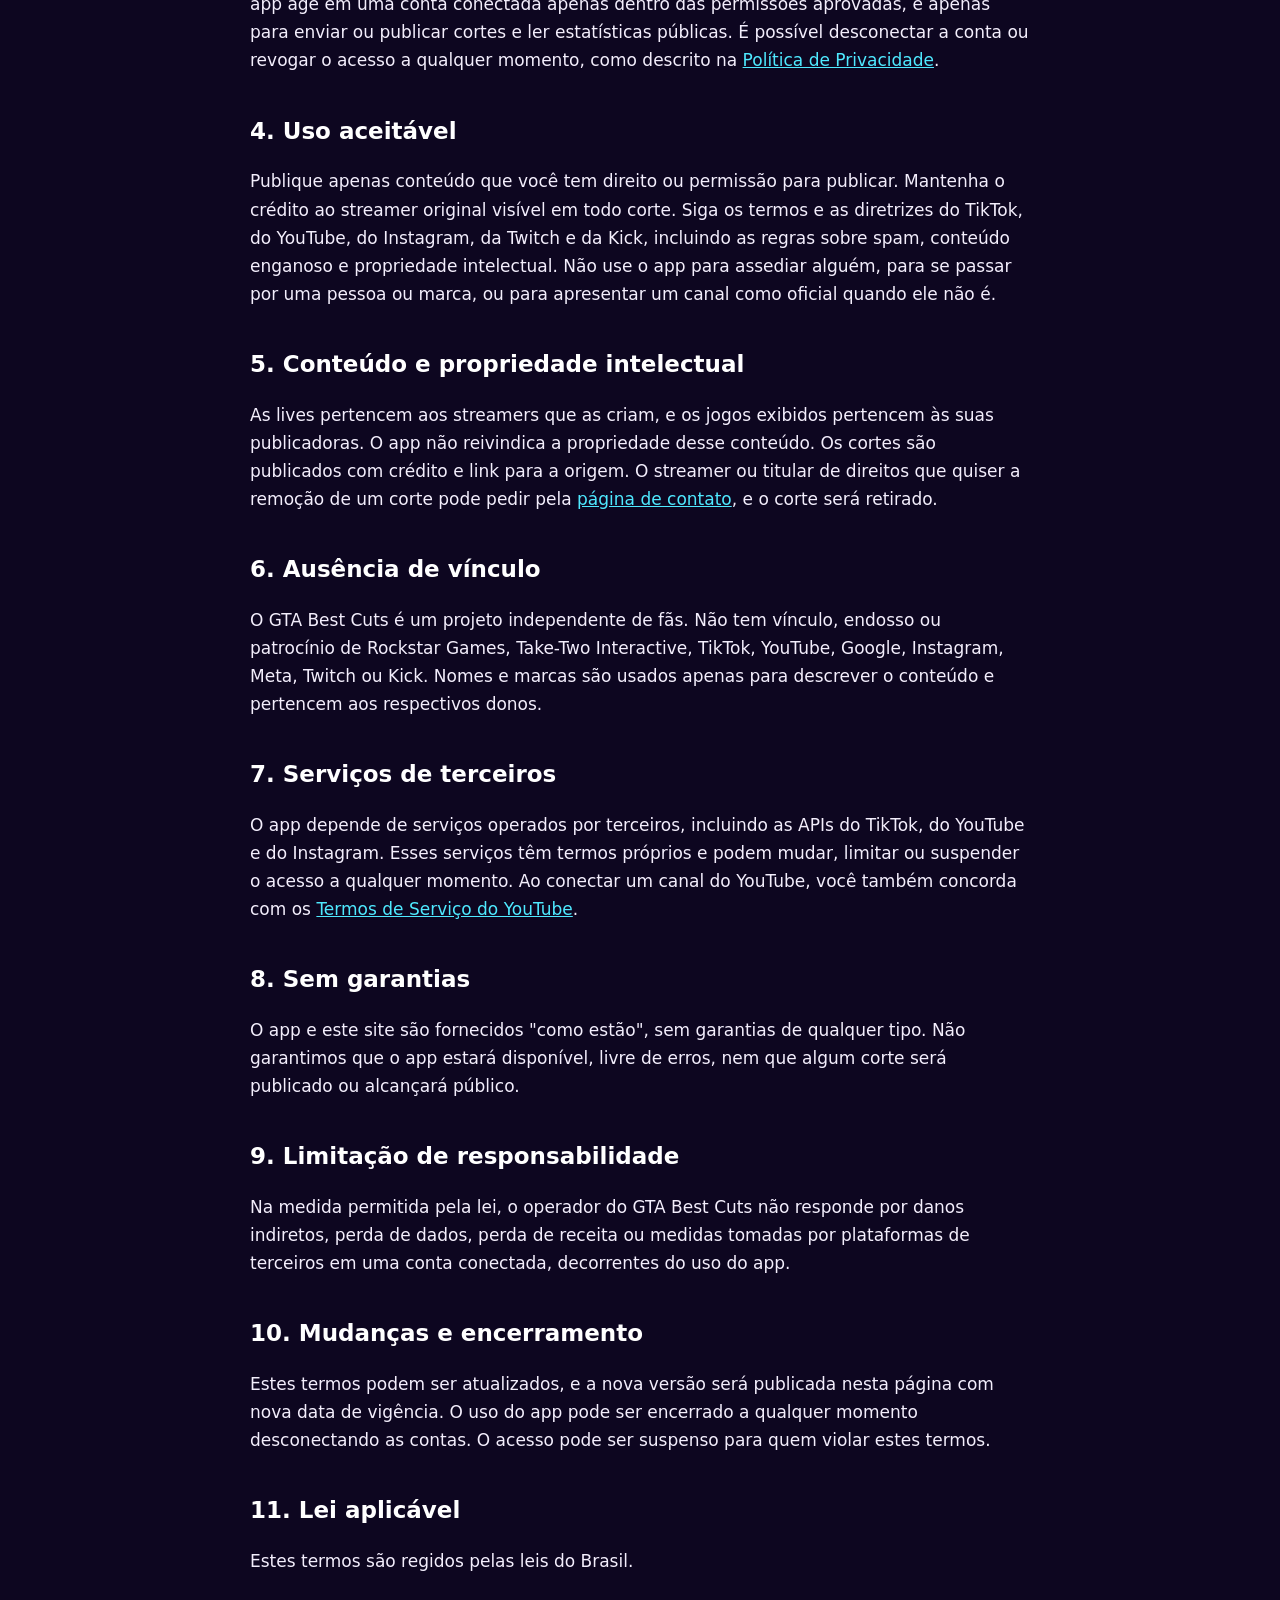
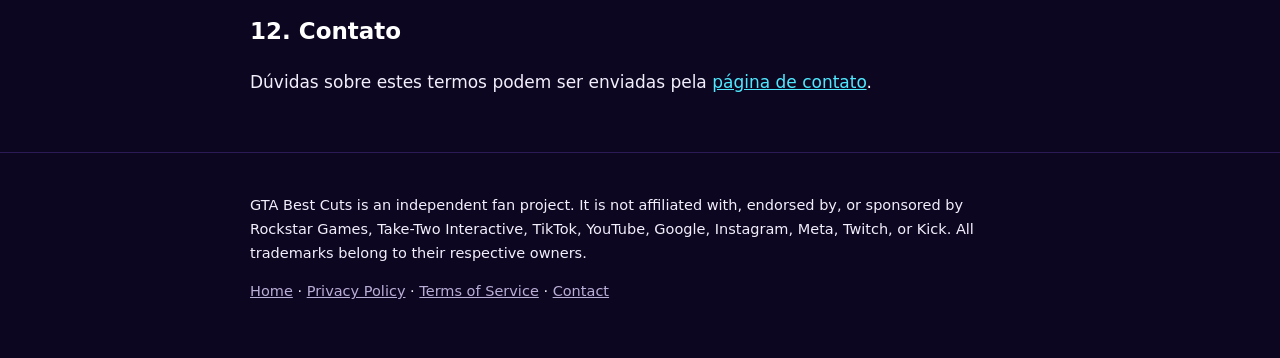
<file: terms/index.html>
<!doctype html>
<html lang="en">
<head>
<meta charset="utf-8">
<meta name="viewport" content="width=device-width, initial-scale=1">
<title>Terms of Service · GTA Best Cuts</title>
<meta name="description" content="Terms of Service of the GTA Best Cuts app.">
<link rel="icon" type="image/png" href="../assets/favicon.png">
<link rel="stylesheet" href="../assets/style.css">
</head>
<body>
<header class="site"><div class="wrap">
<a href="../"><img src="../assets/logo.png" alt="GTA Best Cuts logo" width="44" height="44"></a>
<a class="name" href="../">GTA Best Cuts</a>
<nav><a href="../">Home</a><a href="../privacy/">Privacy</a><a href="../terms/" aria-current="page">Terms</a></nav>
</div></header>
<main class="wrap">

<h1>Terms of Service</h1>
<p class="muted">Effective date: November 17, 2026</p>

<h2>1. About these terms</h2>
<p>These terms apply to GTA Best Cuts ("the app"), a desktop tool that creates short clips from GTA live streams and publishes them to connected TikTok, YouTube, and Instagram accounts, and to this website. By connecting an account to the app or using the app, you agree to these terms.</p>

<h2>2. Who may use the app</h2>
<p>The app is used by its operator and by people the operator has expressly authorized. You must be at least 18 years old and must own, or be authorized to manage, every account you connect.</p>

<h2>3. Connected accounts</h2>
<p>Accounts are connected through the official TikTok, Google, and Meta sign-in pages. The app acts on a connected account only within the permissions that were approved, and only to upload or publish clips and to read public statistics. You can disconnect an account or revoke access at any time, as described in the <a href="../privacy/">Privacy Policy</a>.</p>

<h2>4. Acceptable use</h2>
<ul>
<li>Publish only content that you have the right or the permission to publish.</li>
<li>Keep the credit to the original streamer visible on every clip.</li>
<li>Follow the terms and community guidelines of TikTok, YouTube, Instagram, Twitch, and Kick, including their rules on spam, misleading content, and intellectual property.</li>
<li>Do not use the app to harass anyone, to impersonate a person or a brand, or to present a channel as official when it is not.</li>
</ul>

<h2>5. Content and intellectual property</h2>
<p>Live streams belong to the streamers who create them, and the games shown belong to their publishers. The app does not claim ownership of that content. Clips are published with credit and a link to the source. A streamer or rights holder who wants a clip removed can ask through the <a href="https://github.com/w7b/gta-best-cuts/issues">contact page</a>, and the clip will be taken down.</p>

<h2>6. No affiliation</h2>
<p>GTA Best Cuts is an independent fan project. It is not affiliated with, endorsed by, or sponsored by Rockstar Games, Take-Two Interactive, TikTok, YouTube, Google, Instagram, Meta, Twitch, or Kick. Names and trademarks are used only to describe the content and belong to their respective owners.</p>

<h2>7. Third-party services</h2>
<p>The app depends on services operated by others, including the TikTok, YouTube, and Instagram APIs. Those services have their own terms and may change, limit, or suspend access at any time. By connecting a YouTube channel, you also agree to the <a href="https://www.youtube.com/t/terms">YouTube Terms of Service</a>.</p>

<h2>8. No warranty</h2>
<p>The app and this website are provided "as is", without warranties of any kind. We do not guarantee that the app will be available, error-free, or that any clip will be published or will reach any audience.</p>

<h2>9. Limitation of liability</h2>
<p>To the extent permitted by law, the operator of GTA Best Cuts is not liable for indirect or consequential damages, loss of data, loss of revenue, or actions taken by third-party platforms on a connected account, arising from the use of the app.</p>

<h2>10. Changes and termination</h2>
<p>These terms may be updated, and the new version will be published on this page with a new effective date. Use of the app can be ended at any time by disconnecting the accounts. Access may be suspended for anyone who violates these terms.</p>

<h2>11. Governing law</h2>
<p>These terms are governed by the laws of Brazil.</p>

<h2>12. Contact</h2>
<p>Questions about these terms can be sent through the <a href="https://github.com/w7b/gta-best-cuts/issues">contact page</a>.</p>

<hr>
<p class="center"><span class="lang">Português</span></p>
<h1>Termos de Serviço</h1>
<p class="muted">Vigência: 17 de novembro de 2026</p>
<h2>1. Sobre estes termos</h2>
<p>Estes termos valem para o GTA Best Cuts ("o app"), uma ferramenta de computador que cria cortes curtos de lives de GTA e publica nas contas conectadas do TikTok, do YouTube e do Instagram, e para este site. Ao conectar uma conta ao app ou usar o app, você concorda com estes termos.</p>
<h2>2. Quem pode usar</h2>
<p>O app é usado pelo operador e por pessoas autorizadas expressamente por ele. É preciso ter pelo menos 18 anos e ser dono, ou estar autorizado a gerenciar, cada conta conectada.</p>
<h2>3. Contas conectadas</h2>
<p>As contas são conectadas pelas páginas oficiais de login do TikTok, do Google e da Meta. O app age em uma conta conectada apenas dentro das permissões aprovadas, e apenas para enviar ou publicar cortes e ler estatísticas públicas. É possível desconectar a conta ou revogar o acesso a qualquer momento, como descrito na <a href="../privacy/">Política de Privacidade</a>.</p>
<h2>4. Uso aceitável</h2>
<p>Publique apenas conteúdo que você tem direito ou permissão para publicar. Mantenha o crédito ao streamer original visível em todo corte. Siga os termos e as diretrizes do TikTok, do YouTube, do Instagram, da Twitch e da Kick, incluindo as regras sobre spam, conteúdo enganoso e propriedade intelectual. Não use o app para assediar alguém, para se passar por uma pessoa ou marca, ou para apresentar um canal como oficial quando ele não é.</p>
<h2>5. Conteúdo e propriedade intelectual</h2>
<p>As lives pertencem aos streamers que as criam, e os jogos exibidos pertencem às suas publicadoras. O app não reivindica a propriedade desse conteúdo. Os cortes são publicados com crédito e link para a origem. O streamer ou titular de direitos que quiser a remoção de um corte pode pedir pela <a href="https://github.com/w7b/gta-best-cuts/issues">página de contato</a>, e o corte será retirado.</p>
<h2>6. Ausência de vínculo</h2>
<p>O GTA Best Cuts é um projeto independente de fãs. Não tem vínculo, endosso ou patrocínio de Rockstar Games, Take-Two Interactive, TikTok, YouTube, Google, Instagram, Meta, Twitch ou Kick. Nomes e marcas são usados apenas para descrever o conteúdo e pertencem aos respectivos donos.</p>
<h2>7. Serviços de terceiros</h2>
<p>O app depende de serviços operados por terceiros, incluindo as APIs do TikTok, do YouTube e do Instagram. Esses serviços têm termos próprios e podem mudar, limitar ou suspender o acesso a qualquer momento. Ao conectar um canal do YouTube, você também concorda com os <a href="https://www.youtube.com/t/terms">Termos de Serviço do YouTube</a>.</p>
<h2>8. Sem garantias</h2>
<p>O app e este site são fornecidos "como estão", sem garantias de qualquer tipo. Não garantimos que o app estará disponível, livre de erros, nem que algum corte será publicado ou alcançará público.</p>
<h2>9. Limitação de responsabilidade</h2>
<p>Na medida permitida pela lei, o operador do GTA Best Cuts não responde por danos indiretos, perda de dados, perda de receita ou medidas tomadas por plataformas de terceiros em uma conta conectada, decorrentes do uso do app.</p>
<h2>10. Mudanças e encerramento</h2>
<p>Estes termos podem ser atualizados, e a nova versão será publicada nesta página com nova data de vigência. O uso do app pode ser encerrado a qualquer momento desconectando as contas. O acesso pode ser suspenso para quem violar estes termos.</p>
<h2>11. Lei aplicável</h2>
<p>Estes termos são regidos pelas leis do Brasil.</p>
<h2>12. Contato</h2>
<p>Dúvidas sobre estes termos podem ser enviadas pela <a href="https://github.com/w7b/gta-best-cuts/issues">página de contato</a>.</p>

</main>
<footer><div class="wrap">
<p>GTA Best Cuts is an independent fan project. It is not affiliated with, endorsed by, or sponsored by Rockstar Games, Take-Two Interactive, TikTok, YouTube, Google, Instagram, Meta, Twitch, or Kick. All trademarks belong to their respective owners.</p>
<p><a href="../">Home</a> · <a href="../privacy/">Privacy Policy</a> · <a href="../terms/">Terms of Service</a> · <a href="https://github.com/w7b/gta-best-cuts/issues">Contact</a></p>
</div></footer>
</body>
</html>
</file>
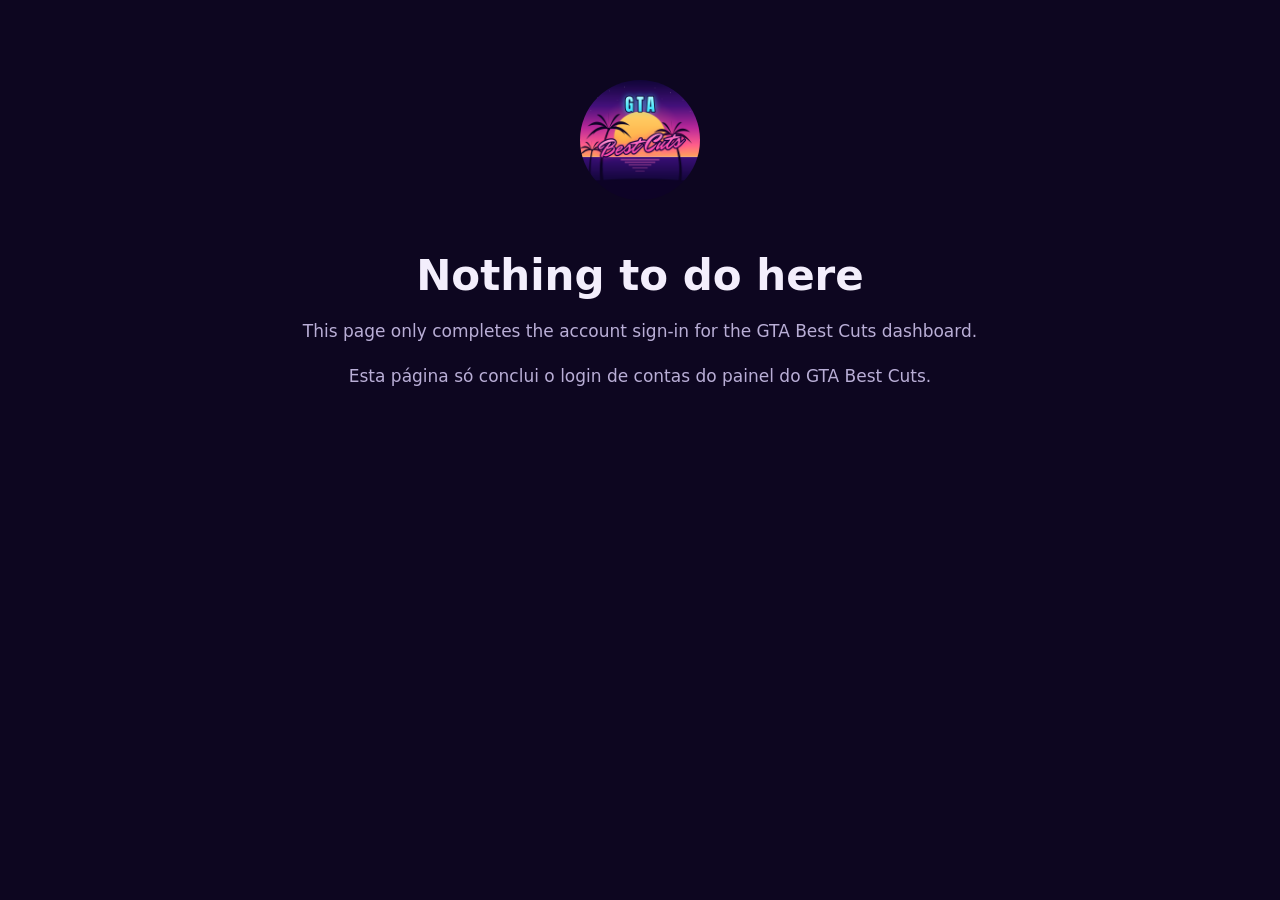
<file: callback/instagram/index.html>
<!doctype html>
<html lang="en">
<head>
<meta charset="utf-8">
<meta name="viewport" content="width=device-width, initial-scale=1">
<meta name="robots" content="noindex">
<meta name="referrer" content="no-referrer">
<title>Connecting · GTA Best Cuts</title>
<link rel="icon" type="image/png" href="../../assets/favicon.png">
<link rel="stylesheet" href="../../assets/style.css">
</head>
<body>
<main class="wrap center" style="padding-top:80px">
<img src="../../assets/logo.png" alt="GTA Best Cuts" width="120" height="120" style="border-radius:50%">
<h1 id="title">Connecting…</h1>
<p id="msg" class="muted">Finishing the sign-in and returning to the GTA Best Cuts dashboard on this computer.</p>
<p id="pt" class="muted">Concluindo o login e voltando ao painel do GTA Best Cuts neste computador.</p>
<p><a id="go" href="#" hidden>Continue to the dashboard · Continuar para o painel</a></p>
</main>
<script>
(function () {
  var LOCAL = 'http://127.0.0.1:8765/oauth/instagram/callback';
  var q = window.location.search || '';
  var p = new URLSearchParams(q);
  var title = document.getElementById('title'), msg = document.getElementById('msg'), pt = document.getElementById('pt'), go = document.getElementById('go');
  if (p.has('code') || p.has('error')) {
    var target = LOCAL + q;
    go.href = target; go.hidden = false;
    window.location.replace(target);
    setTimeout(function () {
      title.textContent = 'Open the dashboard';
      msg.textContent = 'If nothing happened, make sure the GTA Best Cuts dashboard is running on this computer and use the link below.';
      pt.textContent = 'Se nada aconteceu, confira se o painel do GTA Best Cuts está aberto neste computador e use o link abaixo.';
    }, 2500);
  } else {
    title.textContent = 'Nothing to do here';
    msg.textContent = 'This page only completes the account sign-in for the GTA Best Cuts dashboard.';
    pt.textContent = 'Esta página só conclui o login de contas do painel do GTA Best Cuts.';
  }
})();
</script>
</body>
</html>
</file>
<file: assets/style.css>
:root{--bg:#0d0620;--card:#170b33;--line:#2c1a57;--text:#f3eefc;--muted:#b9aed6;--pink:#ff4fa8;--cyan:#4fe9ff}
*{box-sizing:border-box}
html{-webkit-text-size-adjust:100%}
body{margin:0;background:var(--bg);color:var(--text);font:17px/1.65 system-ui,-apple-system,"Segoe UI",Roboto,Helvetica,Arial,sans-serif}
a{color:var(--cyan)}
a:hover{color:#fff}
.wrap{max-width:820px;margin:0 auto;padding:0 20px}
header.site{border-bottom:1px solid var(--line);background:linear-gradient(180deg,#1b0b3f,#0d0620)}
header.site .wrap{display:flex;align-items:center;gap:14px;padding-top:16px;padding-bottom:16px;flex-wrap:wrap}
header.site img{width:44px;height:44px;border-radius:50%;display:block}
header.site .name{font-weight:800;letter-spacing:.02em;color:var(--text);text-decoration:none;font-size:19px}
header.site nav{margin-left:auto;display:flex;gap:18px;flex-wrap:wrap}
header.site nav a{color:var(--muted);text-decoration:none;font-size:15px}
header.site nav a:hover,header.site nav a[aria-current]{color:var(--pink)}
.hero{text-align:center;padding:56px 0 28px}
.hero img{width:168px;height:168px;border-radius:50%;box-shadow:0 0 0 4px #2c1a57,0 18px 60px -18px var(--pink)}
.hero h1{font-size:clamp(34px,7vw,54px);line-height:1.1;margin:26px 0 10px}
.hero p{color:var(--muted);font-size:19px;max-width:620px;margin:0 auto}
h1{font-size:clamp(30px,6vw,42px);line-height:1.15;margin:44px 0 6px}
h2{font-size:23px;margin:38px 0 8px;color:#fff}
h3{font-size:18px;margin:24px 0 6px;color:var(--cyan)}
p,li{color:var(--text)}
.muted{color:var(--muted)}
.card{background:var(--card);border:1px solid var(--line);border-radius:16px;padding:20px 22px;margin:16px 0}
.steps{display:grid;gap:14px;grid-template-columns:repeat(auto-fit,minmax(220px,1fr));padding:0;list-style:none;counter-reset:s}
.steps li{background:var(--card);border:1px solid var(--line);border-radius:16px;padding:18px 20px;counter-increment:s}
.steps li::before{content:counter(s);display:inline-block;width:30px;height:30px;line-height:30px;text-align:center;border-radius:50%;background:var(--pink);color:#1b0b3f;font-weight:800;margin-bottom:8px}
.steps b{display:block;margin-bottom:4px}
hr{border:0;border-top:1px solid var(--line);margin:44px 0}
footer{border-top:1px solid var(--line);margin-top:56px;padding:26px 0 40px;color:var(--muted);font-size:14.5px}
footer a{color:var(--muted)}
.lang{display:inline-block;font-size:13px;letter-spacing:.08em;text-transform:uppercase;color:var(--pink);border:1px solid var(--line);border-radius:999px;padding:3px 12px;margin-top:8px}
.center{text-align:center}
</file>
